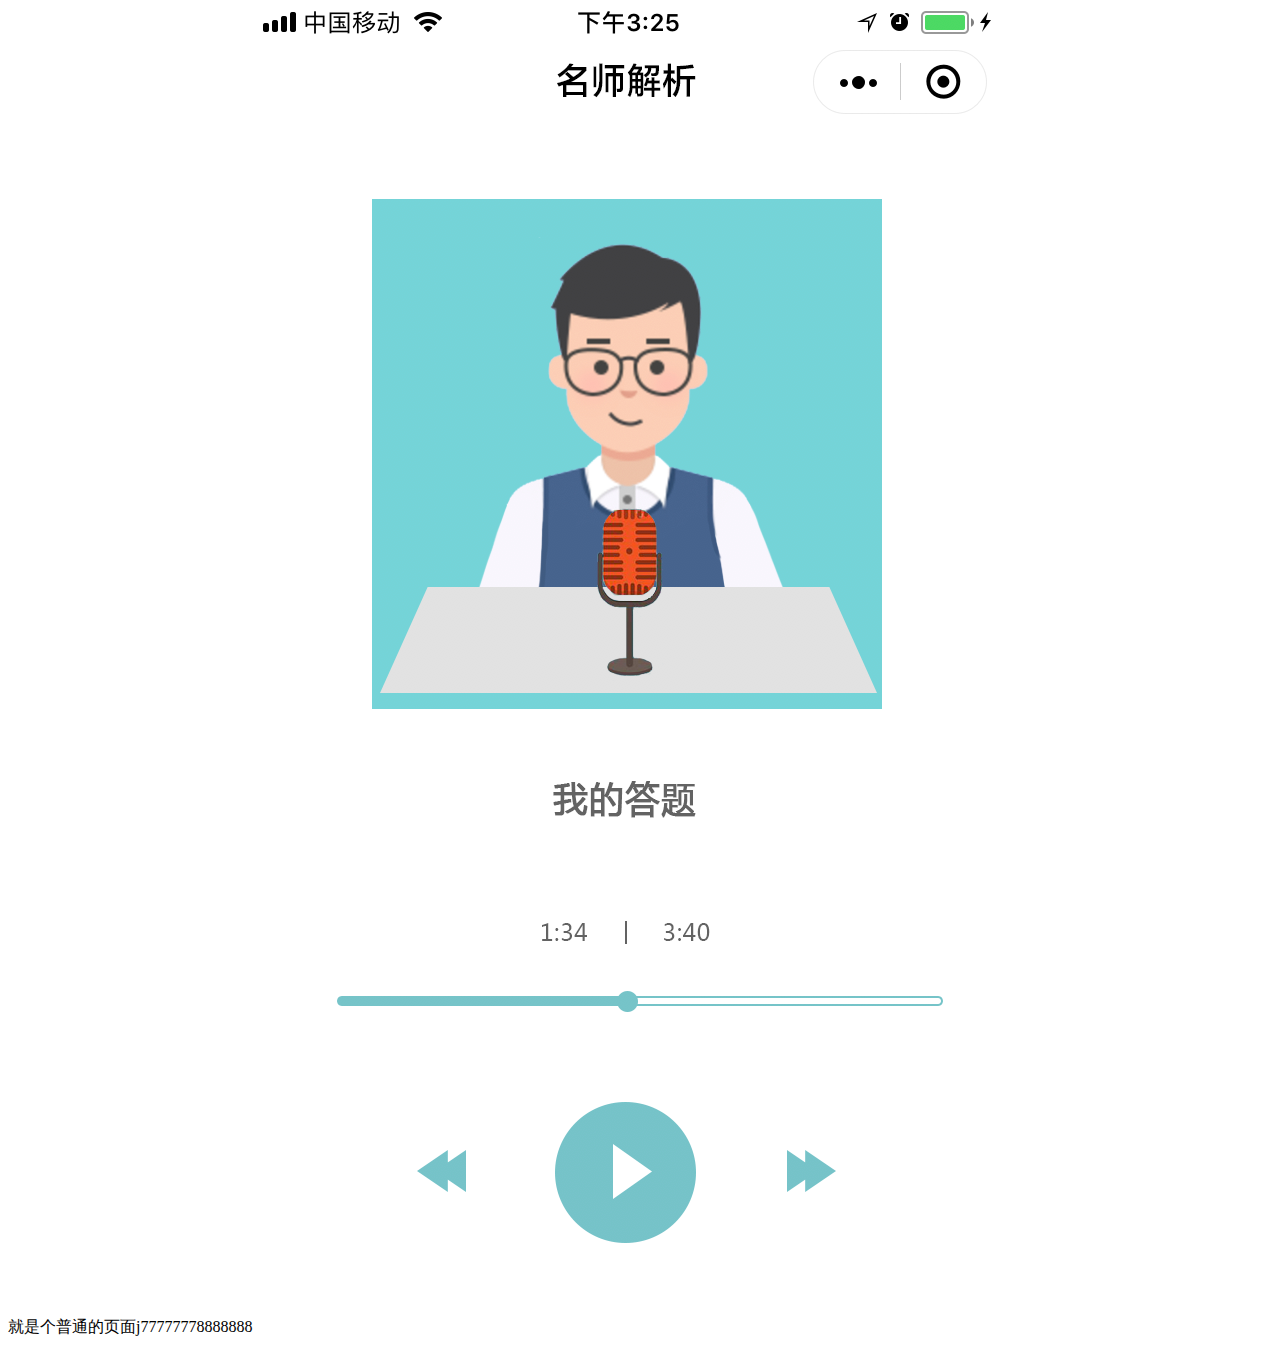
<file: workerservice/index.html>
<!DOCTYPE html>
<html lang="en">
<head>
  <meta charset="UTF-8">
  <title>Title</title>
  <script src="app.js?v=2"></script>
  <script src="index.js" defer></script>
  <link rel="manifest" href="workerservice.webmanifest">
</head>
<body>
就是个普通的页面j77777778888888
<img src="dati.png" height="1324" width="744"/></body>

<script>
  console.log('pointerevent' in window)
</script>
</html>
</file>
